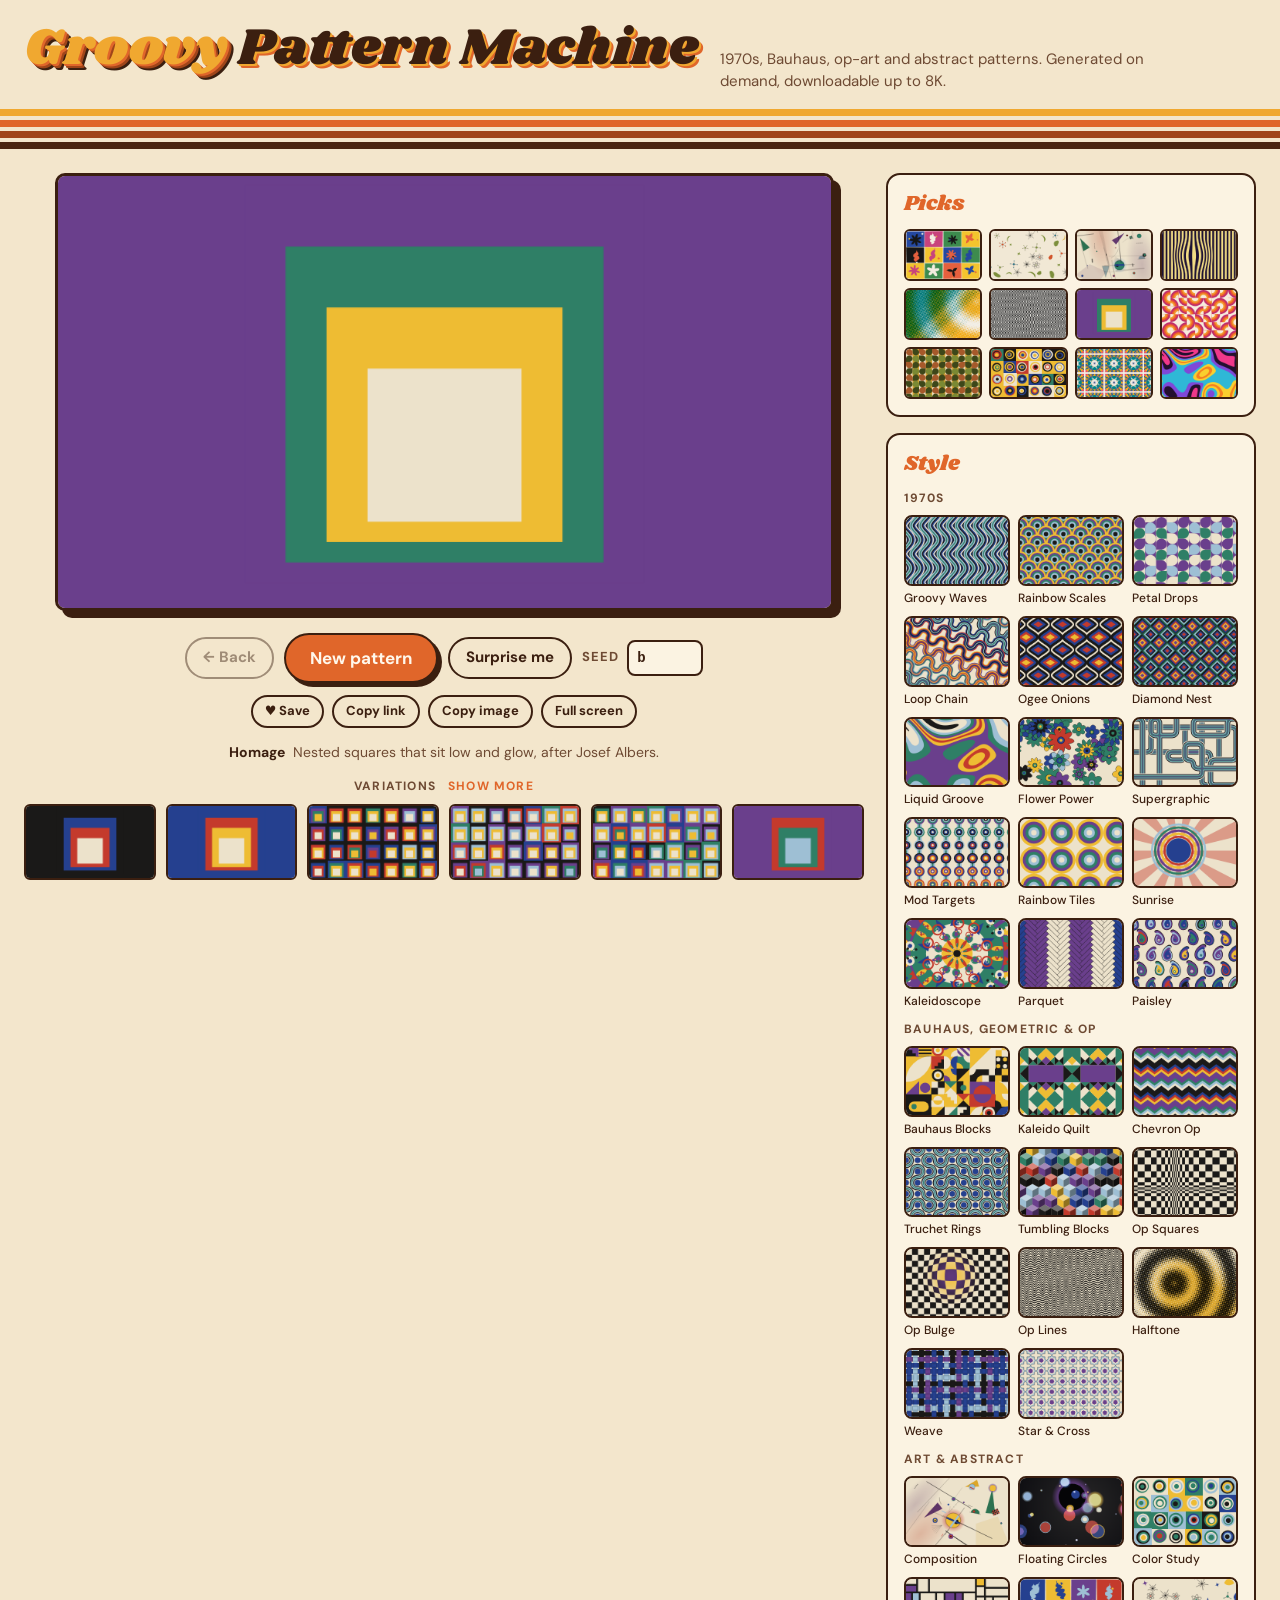
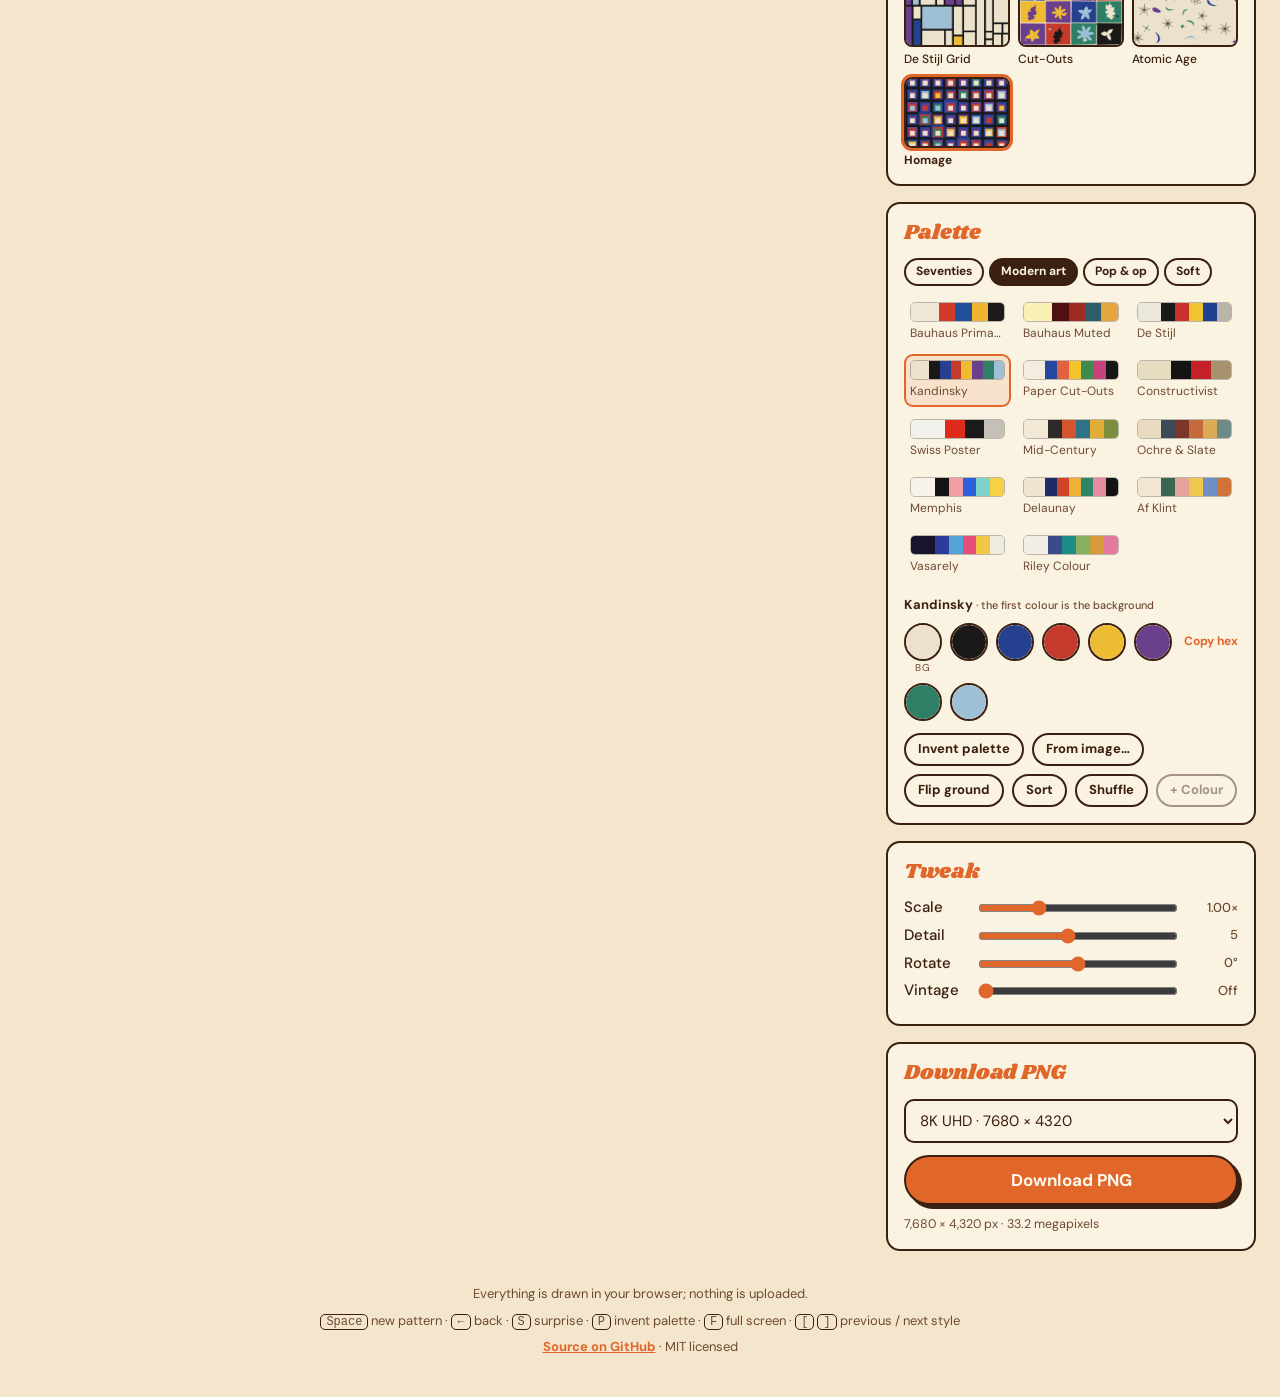
<file: site/index.html>
<!doctype html>
<html lang="en">
<head>
  <meta charset="utf-8">
  <meta name="viewport" content="width=device-width, initial-scale=1">
  <title>Groovy Pattern Machine</title>
  <meta name="description" content="Generate 1970s, Bauhaus, op-art and Kandinsky-style abstract patterns on demand and download them as PNGs up to 8K. Free, in your browser.">
  <meta name="theme-color" content="#3b1f10">
  <meta property="og:title" content="Groovy Pattern Machine">
  <meta property="og:description" content="1970s, Bauhaus, op-art and abstract patterns, generated on demand. Download PNGs up to 8K.">
  <meta property="og:type" content="website">
  <meta property="og:image" content="https://mcchord.net/patterns/og.png">
  <meta name="twitter:card" content="summary_large_image">
  <link rel="icon" href="favicon.svg" type="image/svg+xml">
  <link rel="preconnect" href="https://fonts.googleapis.com">
  <link rel="preconnect" href="https://fonts.gstatic.com" crossorigin>
  <link rel="stylesheet" href="https://fonts.googleapis.com/css2?family=DM+Sans:opsz,wght@9..40,400;9..40,500;9..40,700&family=Shrikhand&display=swap">
  <link rel="modulepreload" href="js/core.js?v=47">
  <link rel="modulepreload" href="js/patterns.js?v=47">
  <link rel="stylesheet" href="css/style.css?v=47">
</head>
<body>
  <header class="masthead">
    <div class="brand">
      <h1>Groovy <span>Pattern Machine</span></h1>
      <p class="tag">1970s, Bauhaus, op-art and abstract patterns. Generated on demand, downloadable up to 8K.</p>
    </div>
    <div class="racing" aria-hidden="true"><i></i><i></i><i></i><i></i></div>
  </header>

  <main class="app">
    <section class="stage" id="stage" aria-label="Preview">
      <div class="frame" id="frame">
        <canvas id="preview" role="img" aria-label="Generated pattern preview"></canvas>
      </div>
      <div class="bar">
        <button id="back" class="btn ghost" title="Previous pattern (←)" disabled>&larr; Back</button>
        <button id="generate" class="btn big" title="New pattern (Space)">New pattern</button>
        <button id="surprise" class="btn ghost" title="Random style and palette (S)">Surprise me</button>
        <label class="seed" title="Same seed + settings = same pattern">Seed <input id="seed" spellcheck="false" autocomplete="off" maxlength="24"></label>
      </div>
      <div class="bar tools">
        <button id="save" class="btn small" title="Keep this pattern on your shelf, in this browser">&hearts; Save</button>
        <button id="share" class="btn small" title="Copy a link to this exact pattern">Copy link</button>
        <button id="copyImage" class="btn small" title="Copy a 2048 px image to paste into another app">Copy image</button>
        <button id="fullscreen" class="btn small" title="See it full screen, at your screen's shape. Space for another, Esc to close.">Full screen</button>
      </div>
      <p class="about"><strong id="aboutName"></strong> <span id="aboutText"></span></p>
      <div class="var-head"><span>Variations</span><button id="moreVars" class="link" title="Show six more seeds">Show more</button></div>
      <div class="variations" id="variations"></div>
    </section>

    <aside class="panel">
      <section class="card">
        <h2>Picks</h2>
        <div id="picks" class="picks" aria-label="Hand-picked styles and palettes"></div>
      </section>

      <section class="card">
        <h2>Style</h2>
        <div id="styles"></div>
      </section>

      <section class="card">
        <h2>Palette</h2>
        <div id="paletteTabs" class="tabs" role="tablist" aria-label="Palette groups"></div>
        <div id="palettes" class="palettes"></div>
        <p class="pal-name"><span id="paletteName"></span> <small>&middot; the first colour is the background</small></p>
        <div class="chips-row">
          <div id="chips" class="chips" aria-label="Edit colours"></div>
          <button id="copyHex" class="link" title="Copy these colours as hex codes">Copy hex</button>
        </div>
        <p class="tip" id="colourTip" hidden></p>
        <div class="row">
          <button id="invent" class="btn small" title="Make up a new harmonious palette (P)">Invent palette</button>
          <button id="fromImage" class="btn small" title="Take a palette from a photo, or drop one on the page. It stays in your browser.">From image&hellip;</button>
          <input type="file" id="imageFile" accept="image/*" hidden>
          <button id="flip" class="btn small" title="Swap the background with its strongest contrast: day to night and back">Flip ground</button>
          <button id="sortInks" class="btn small" title="Order the colours by lightness for smooth bands; press again to reverse">Sort</button>
          <button id="shuffle" class="btn small" title="Shuffle colour order (the first colour is the background)">Shuffle</button>
          <button id="addColor" class="btn small">+ Colour</button>
        </div>
      </section>

      <section class="card">
        <h2>Tweak</h2>
        <label class="slider"><span>Scale</span><input type="range" id="scale" min="0.4" max="2.5" step="0.05"><output for="scale"></output></label>
        <label class="slider"><span>Detail</span><input type="range" id="detail" min="1" max="10" step="1"><output for="detail"></output></label>
        <label class="slider"><span>Rotate</span><input type="range" id="rotation" min="-90" max="90" step="1"><output for="rotation"></output></label>
        <label class="slider" title="Fade the colours like an old print: softer inks, warmer paper"><span>Vintage</span><input type="range" id="age" min="0" max="100" step="5"><output for="age"></output></label>
      </section>

      <section class="card" id="savedCard" hidden>
        <h2>Your shelf</h2>
        <div id="saved" class="saved"></div>
      </section>

      <section class="card">
        <h2>Download PNG</h2>
        <select id="size" aria-label="Output size"></select>
        <div class="custom" id="custom" hidden>
          <input type="number" id="cw" min="16" max="8192" step="1" aria-label="Width in pixels">
          <span>&times;</span>
          <input type="number" id="ch" min="16" max="8192" step="1" aria-label="Height in pixels">
          <span>px</span>
        </div>
        <button id="download" class="btn big wide">Download PNG</button>
        <div class="progress" id="progress" hidden><div></div></div>
        <p class="hint" id="hint"></p>
      </section>
    </aside>
  </main>

  <footer class="foot">
    <p>Everything is drawn in your browser; nothing is uploaded.</p>
    <p class="keys"><kbd>Space</kbd> new pattern &middot; <kbd>&larr;</kbd> back &middot; <kbd>S</kbd> surprise &middot; <kbd>P</kbd> invent palette &middot; <kbd>F</kbd> full screen &middot; <kbd>[</kbd> <kbd>]</kbd> previous / next style</p>
    <p><a href="https://github.com/amcchord/70s-patterns">Source on GitHub</a> &middot; MIT licensed</p>
  </footer>

  <button class="mini" id="mini" hidden title="Back to the preview" aria-label="Back to the preview"><canvas></canvas></button>

  <div class="fs" id="fs" hidden>
    <canvas id="fsCanvas" role="img" aria-label="Pattern, full screen"></canvas>
    <button id="fsClose" class="fs-close" title="Close (Esc)" aria-label="Close full screen">&times;</button>
    <p class="fs-hint"><kbd>Space</kbd> another &middot; <kbd>S</kbd> surprise &middot; <kbd>Esc</kbd> close</p>
  </div>

  <div class="toast" id="toast" role="status" aria-live="polite"></div>
  <script type="module" src="js/app.js?v=47"></script>
</body>
</html>
</file>
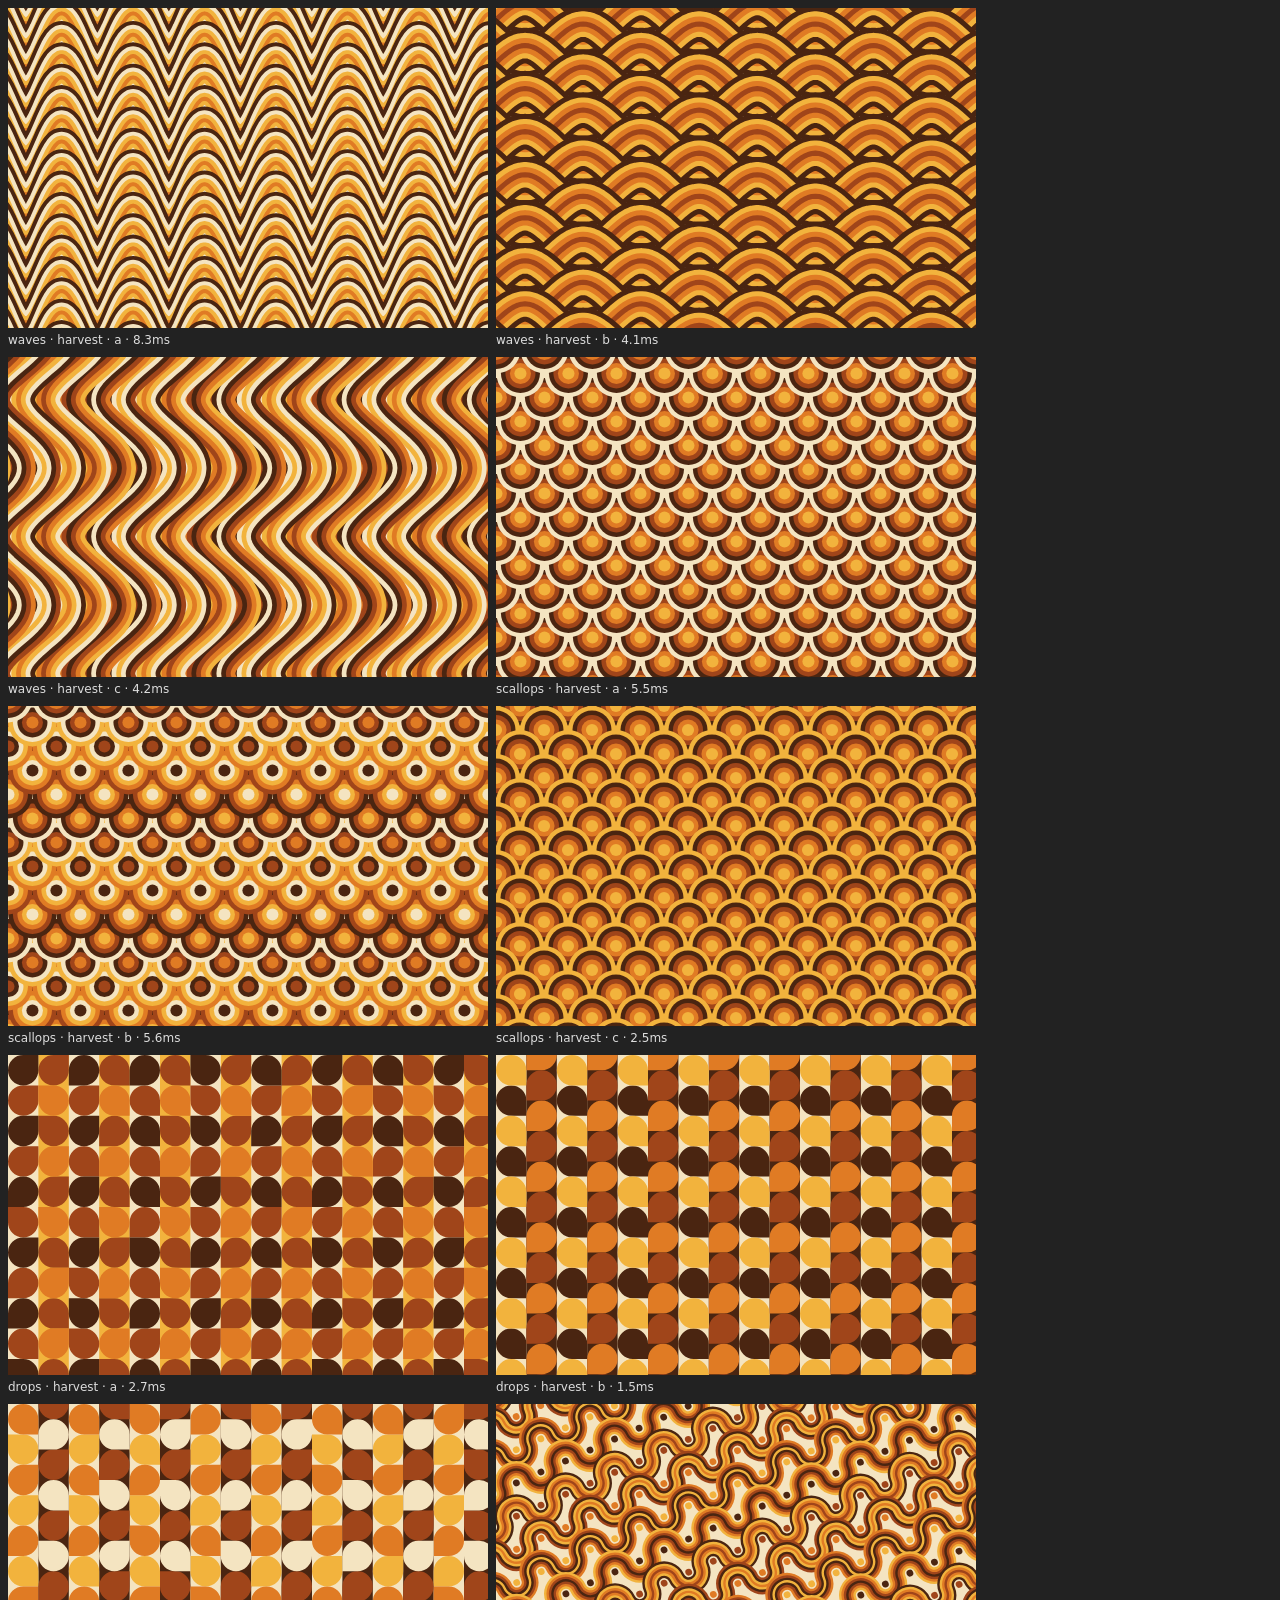
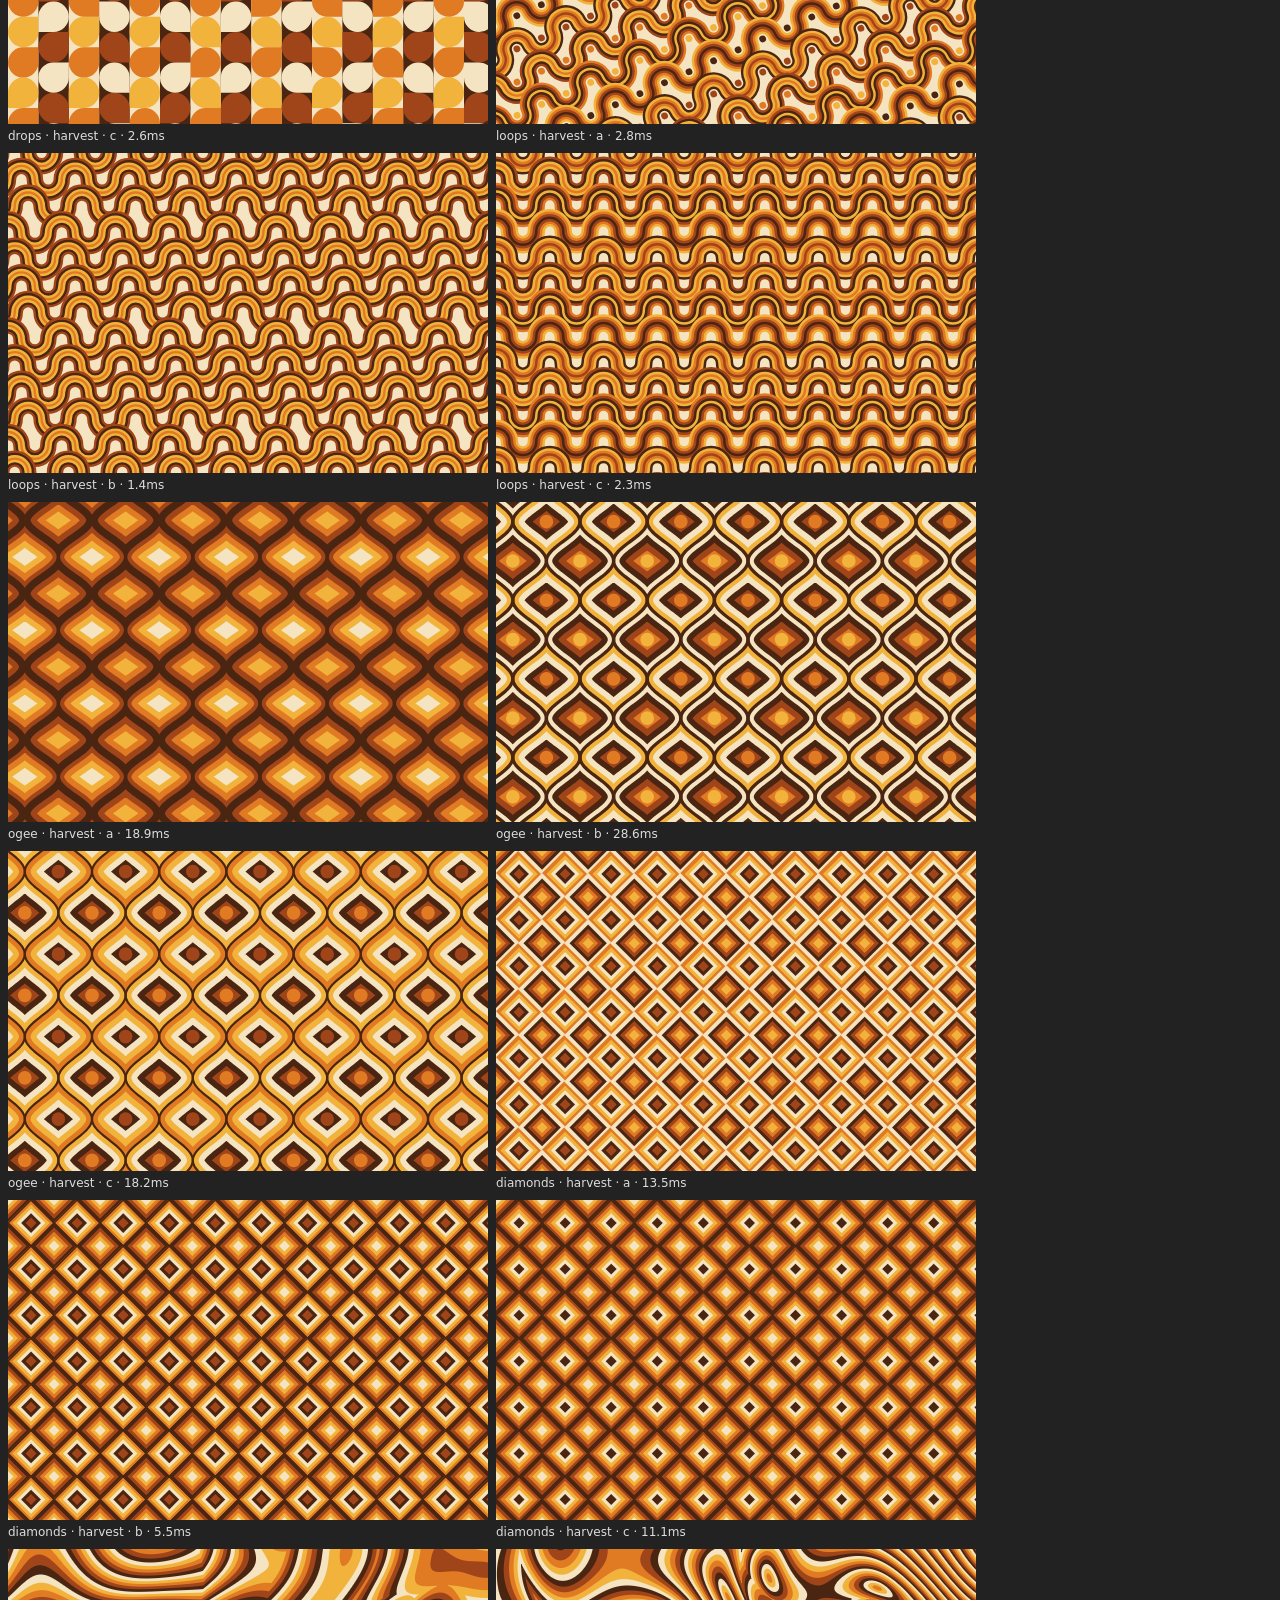
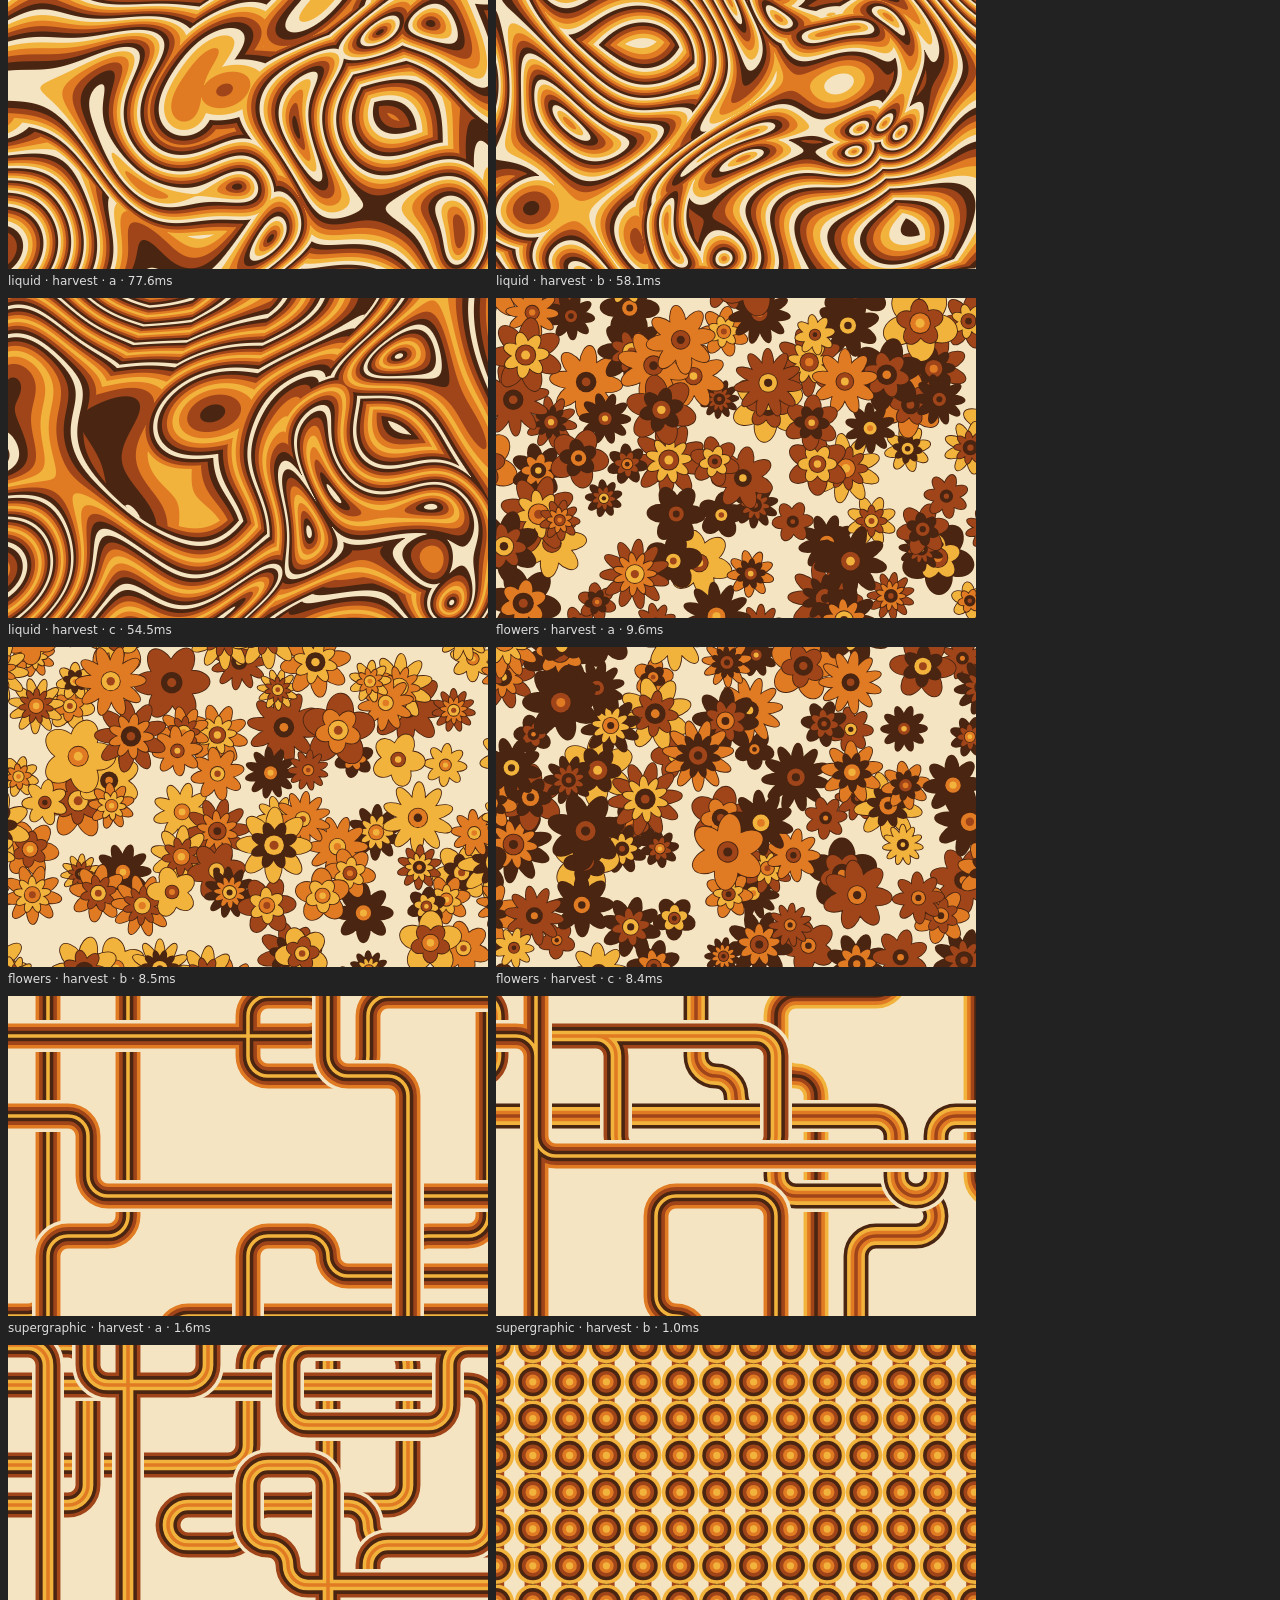
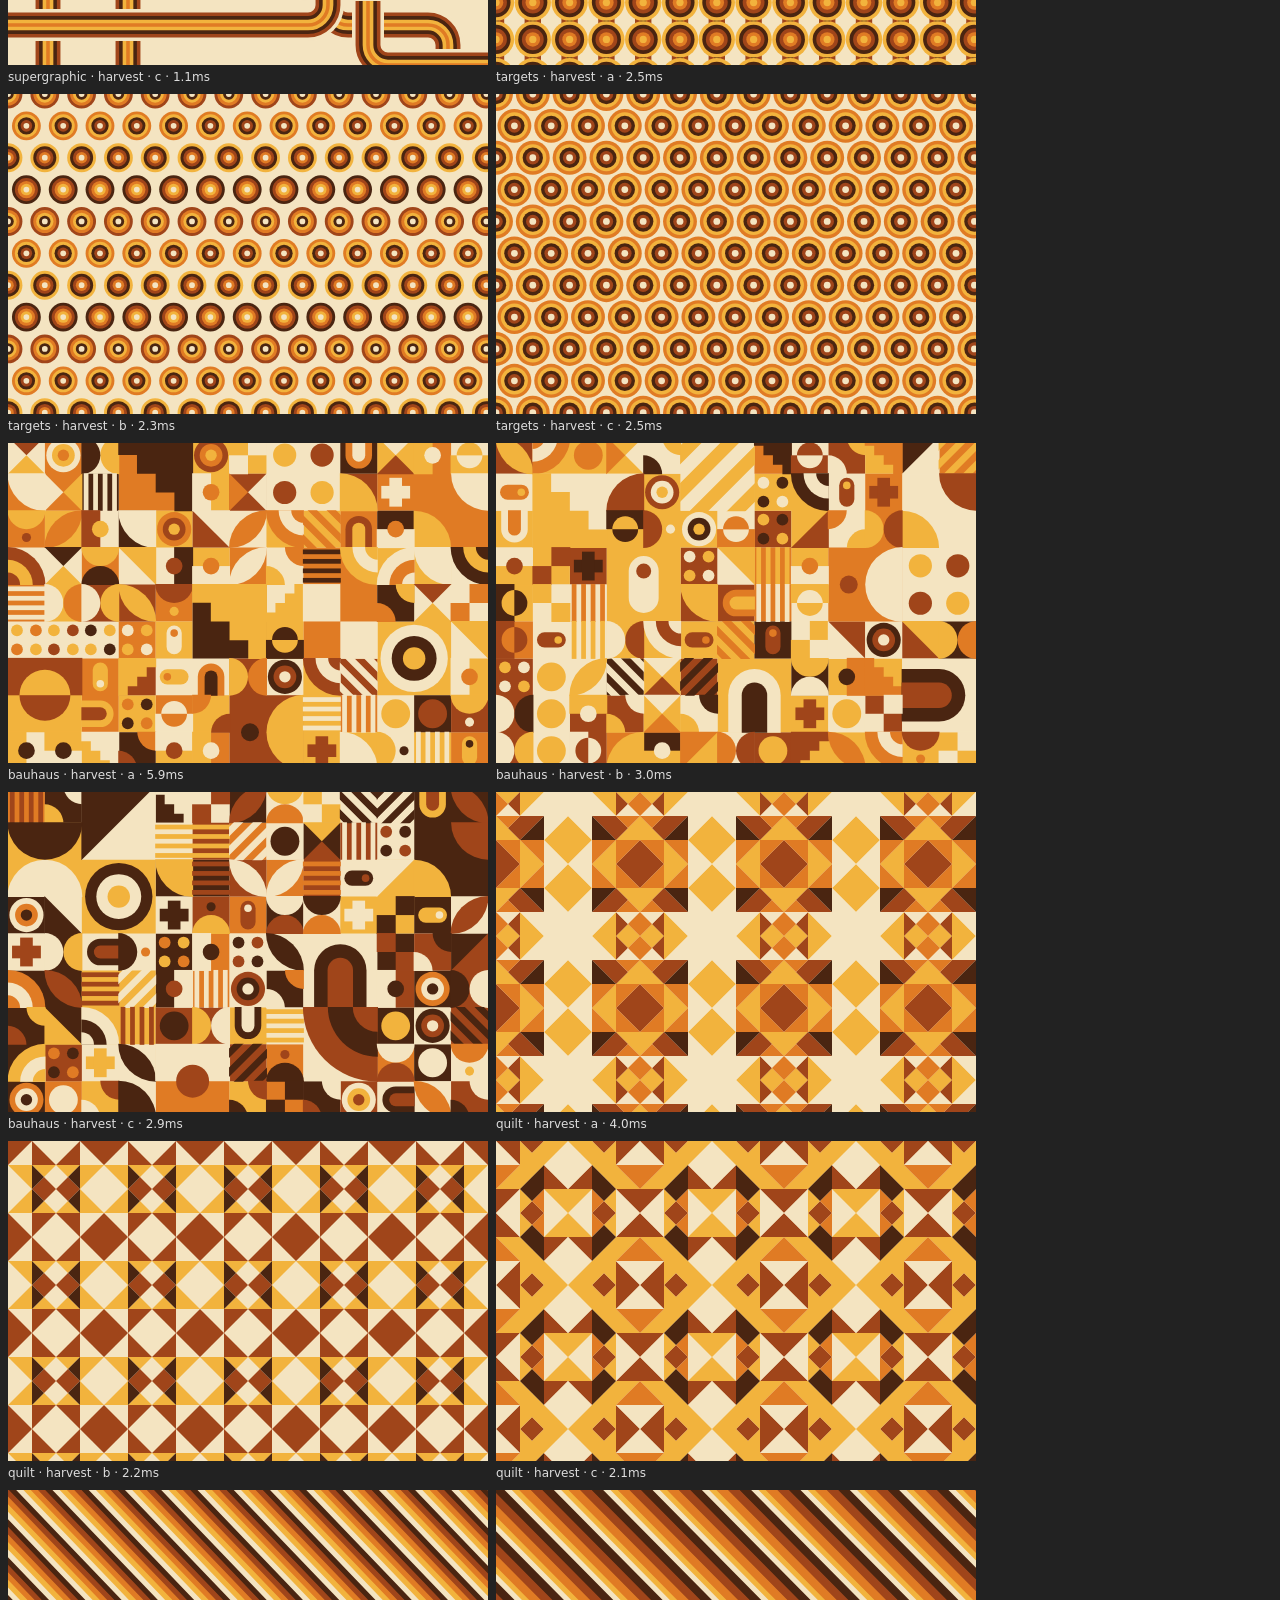
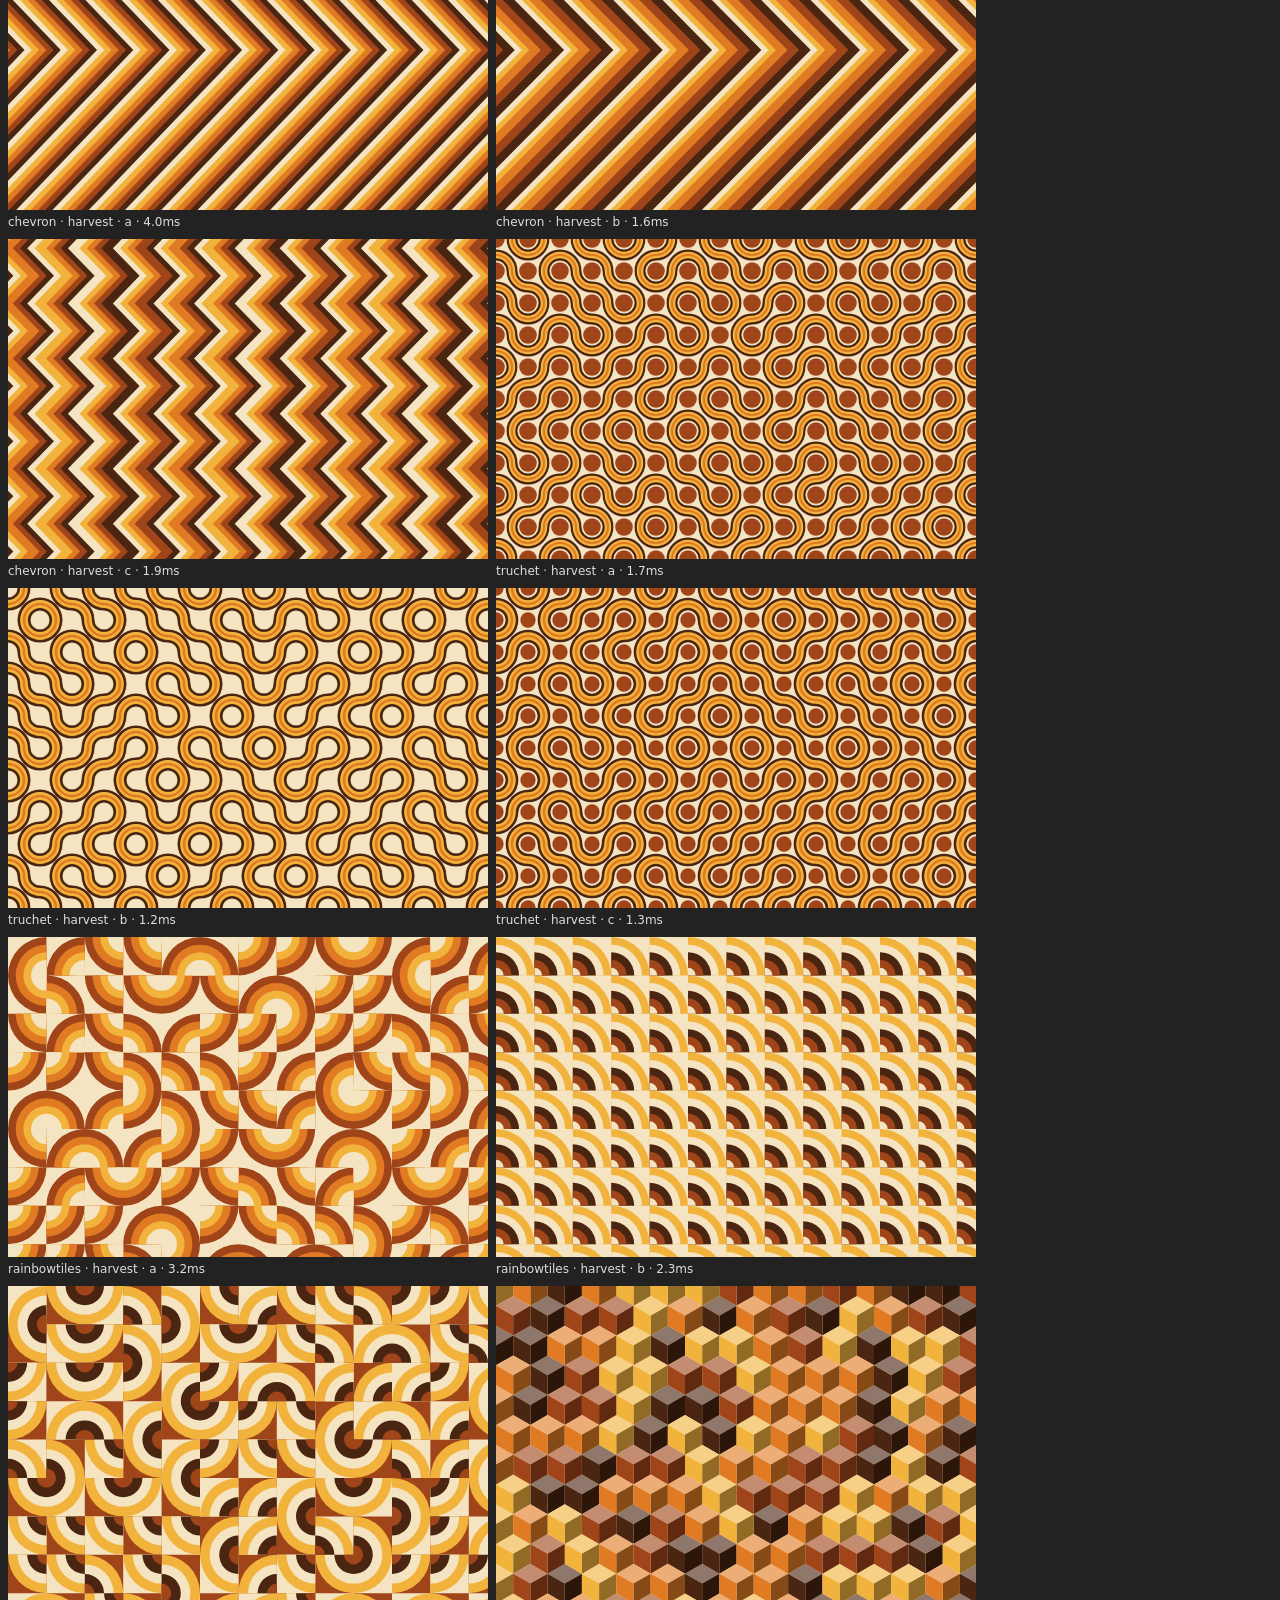
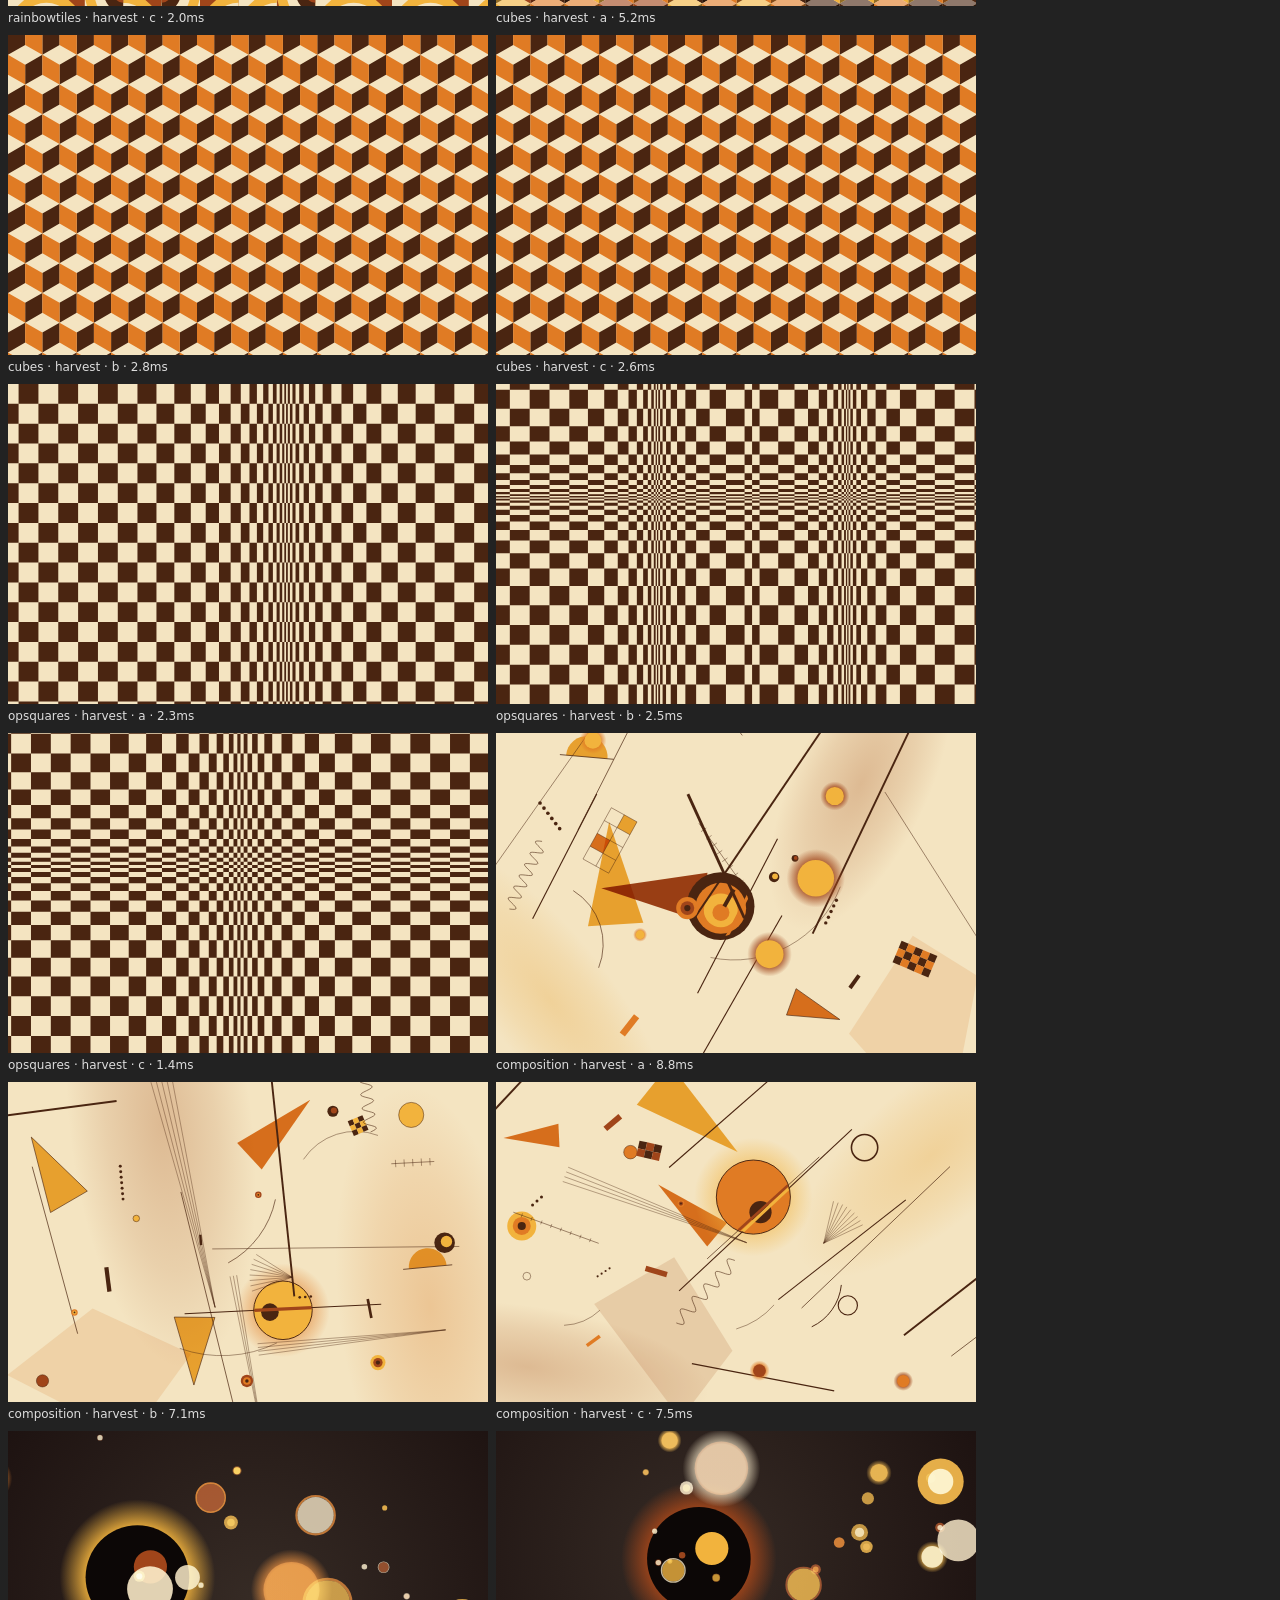
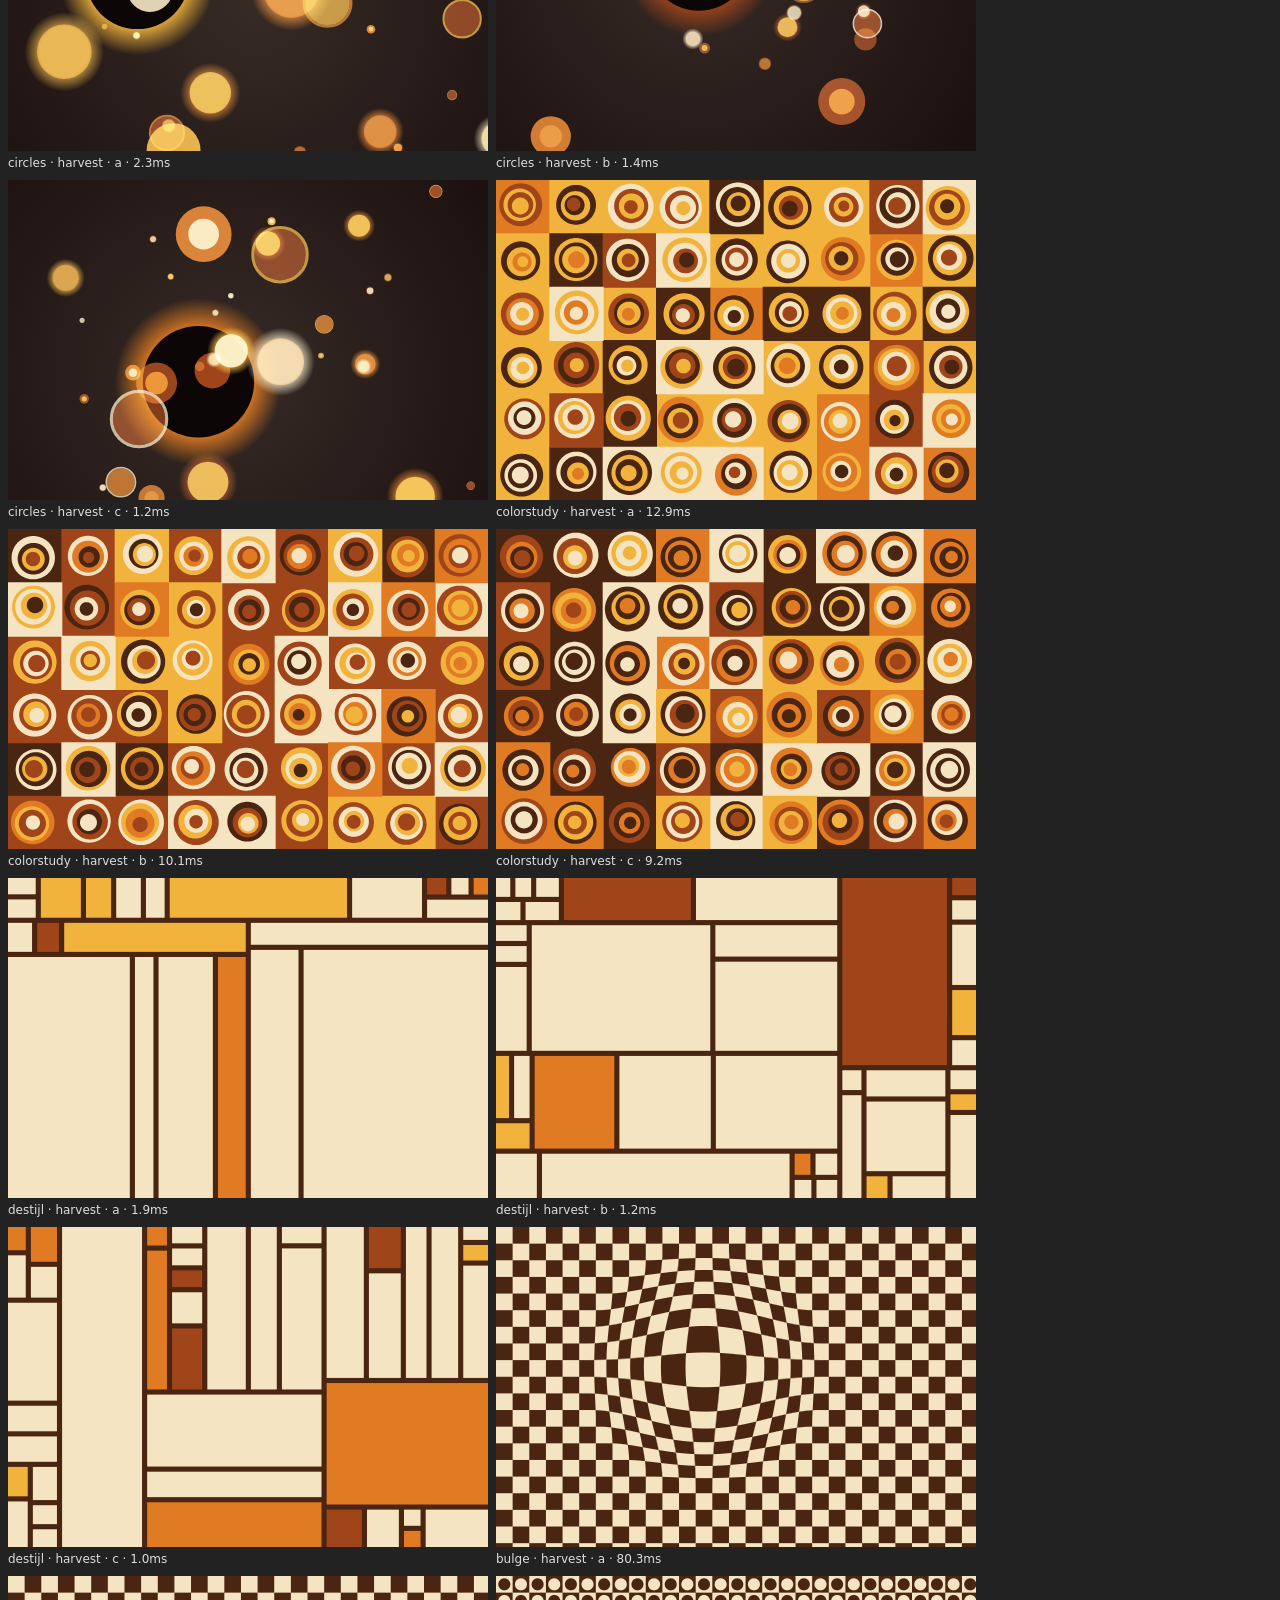
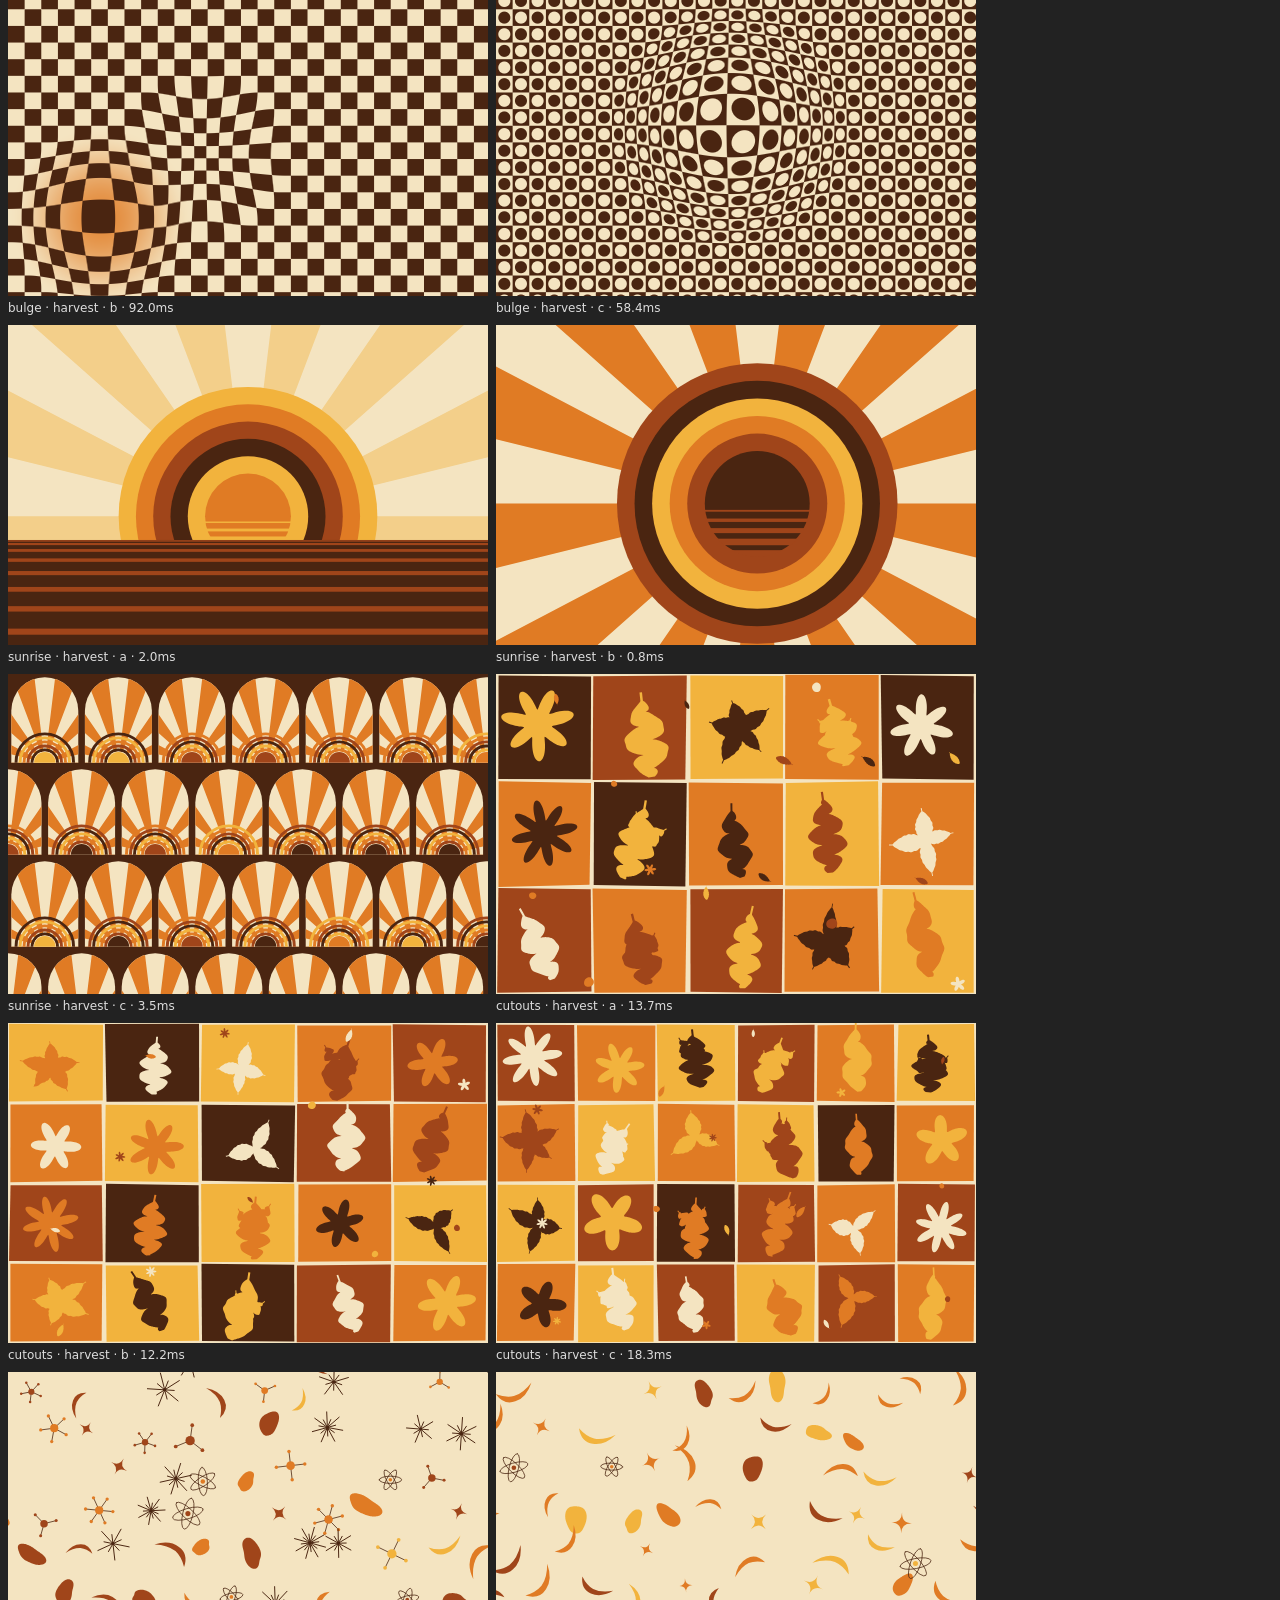
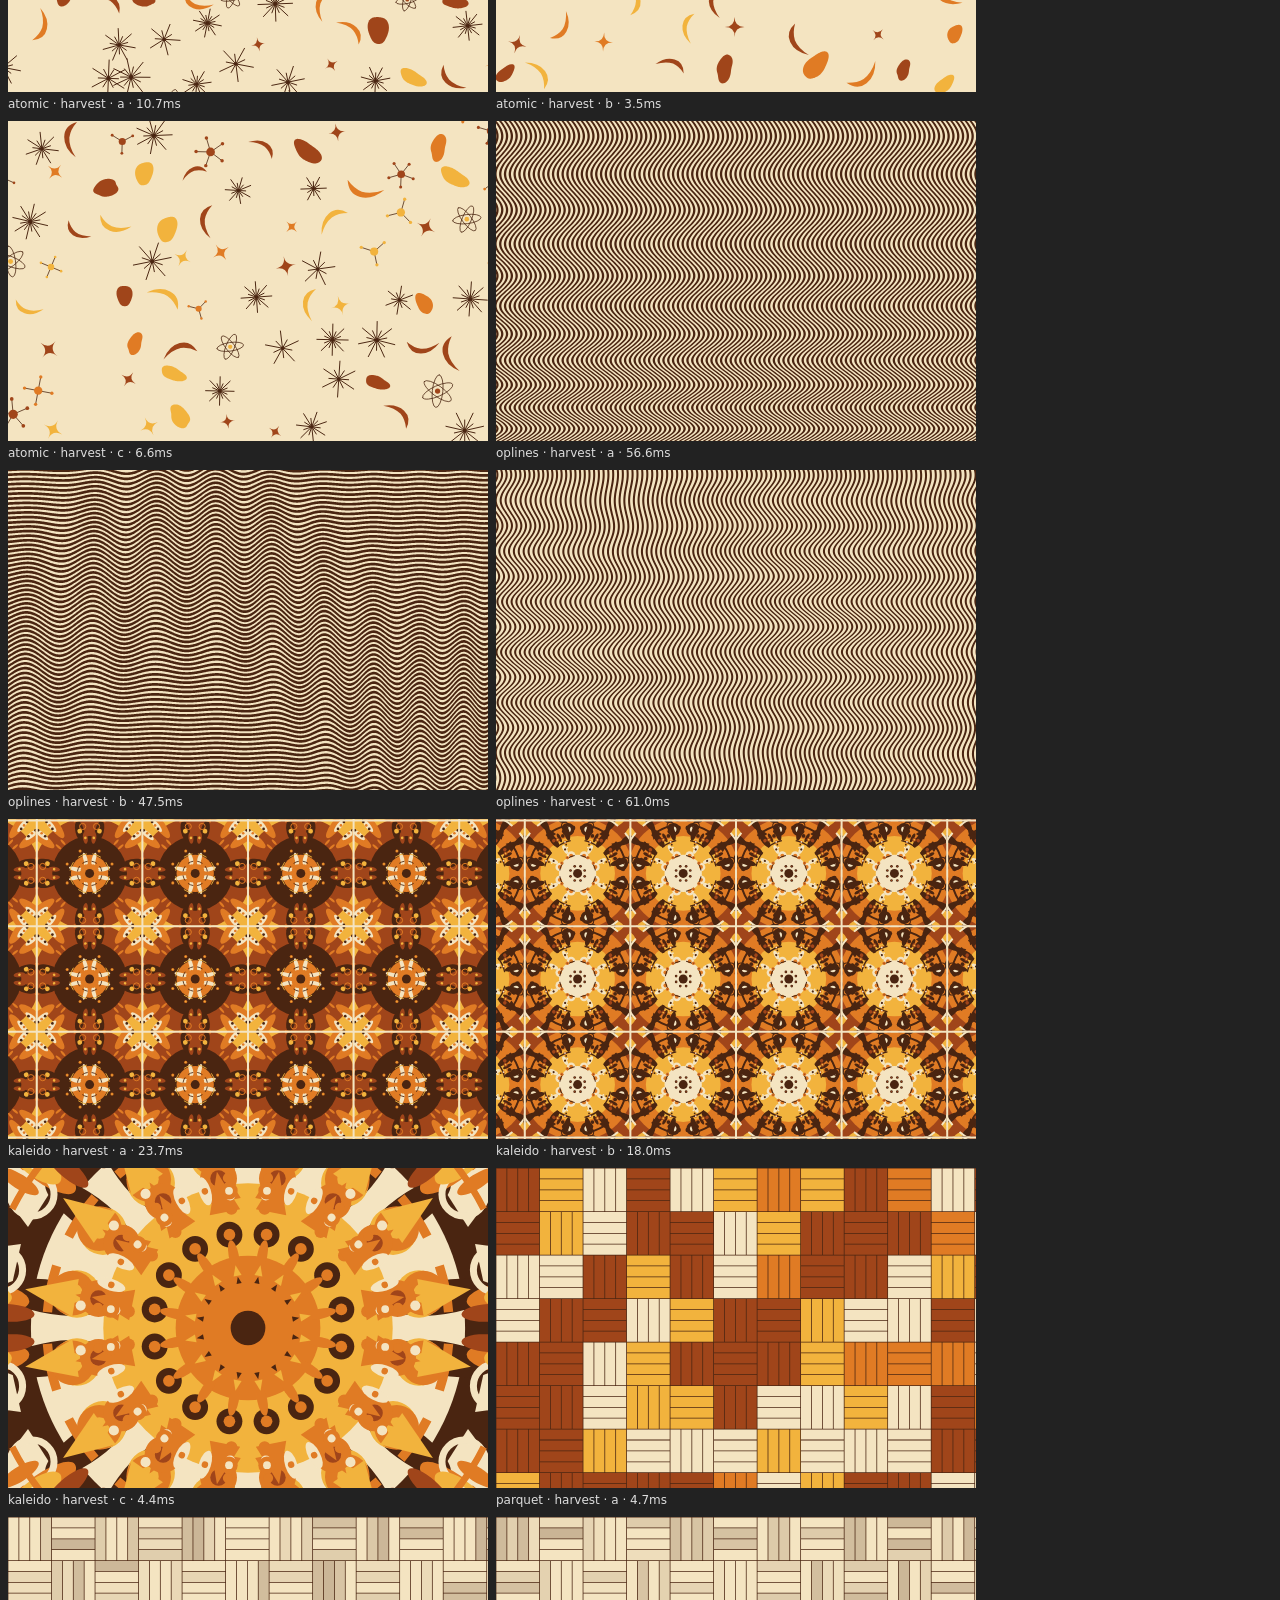
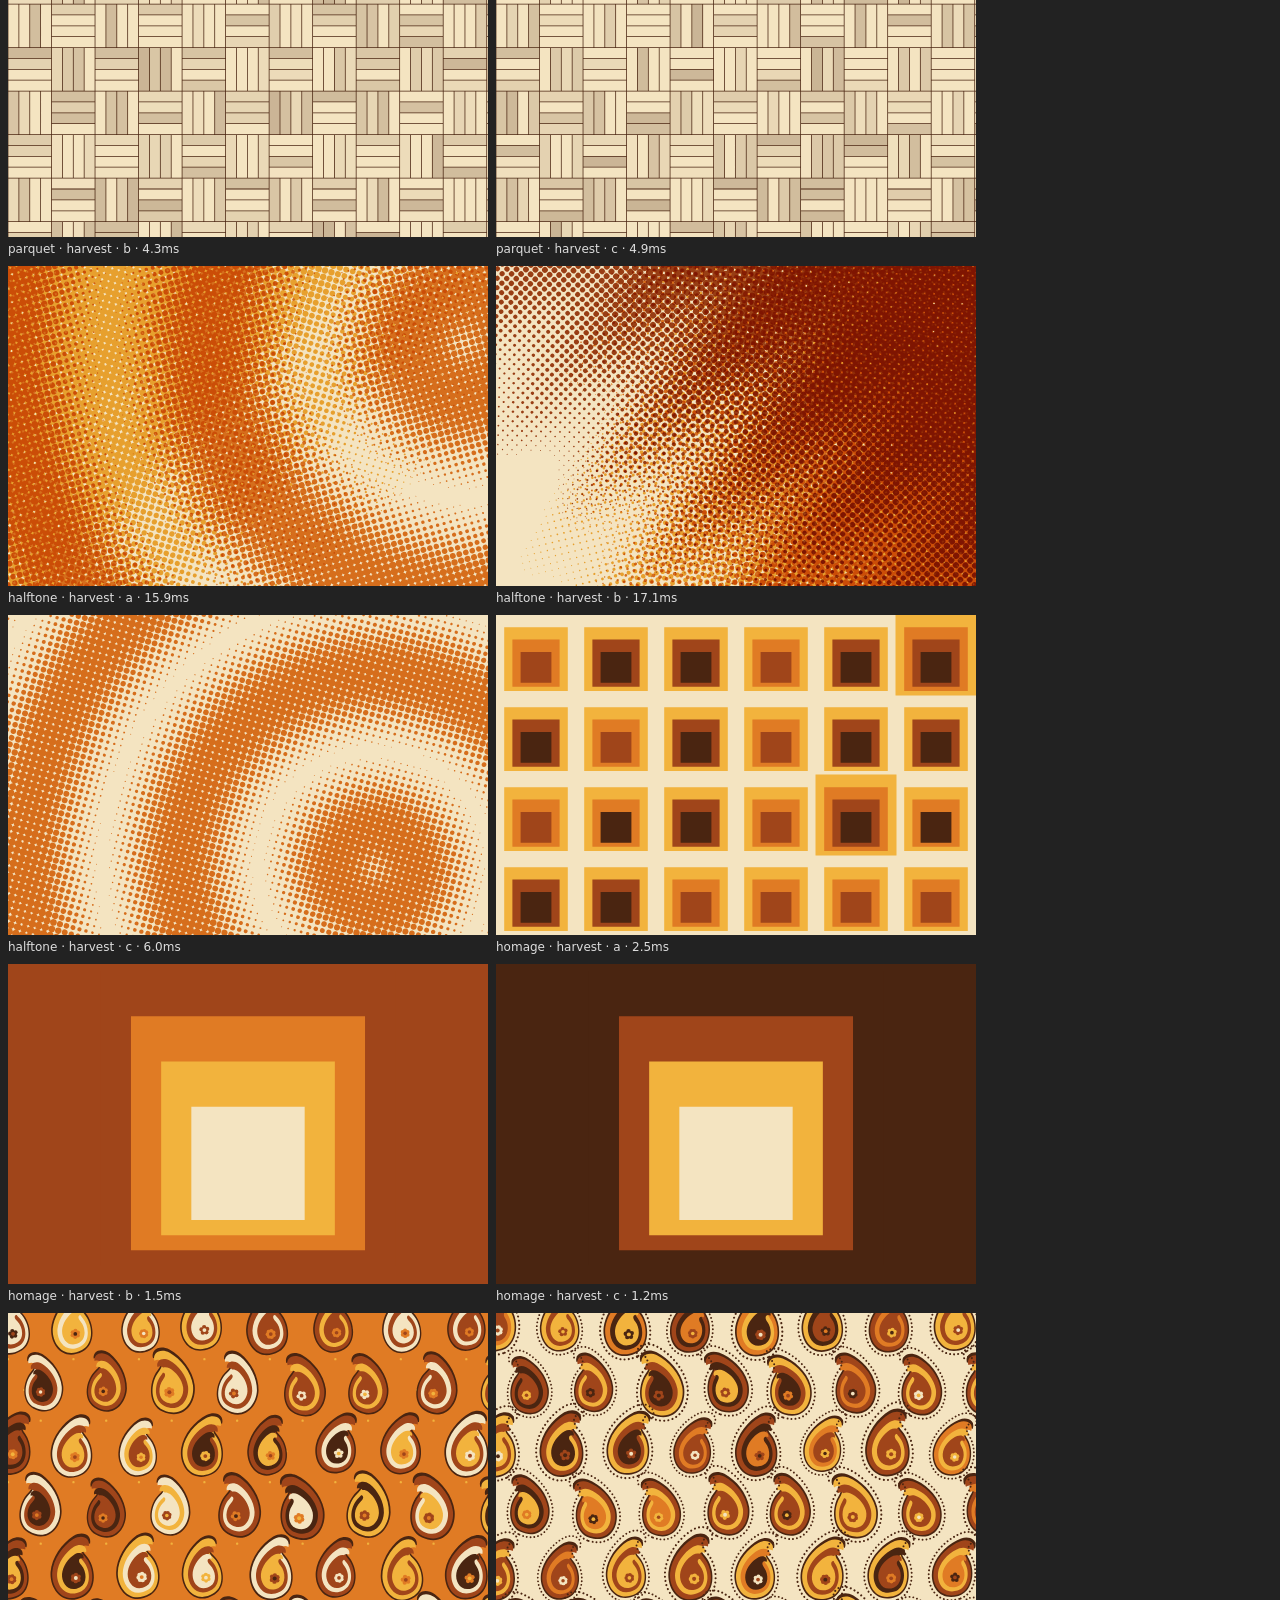
<file: site/sheet.html>
<!doctype html>
<html lang="en">
<head>
  <meta charset="utf-8">
  <title>Contact sheet</title>
  <!-- Dev tool: renders many style/seed combinations at once for visual QA.
       sheet.html?styles=waves,ogee&seeds=a,b,c&palette=harvest&w=480&h=320&scale=1&detail=5&rot=0 -->
  <style>
    body { margin: 0; background: #222; color: #ddd; font: 12px system-ui, sans-serif; }
    #grid { display: flex; flex-wrap: wrap; gap: 8px; padding: 8px; }
    figure { margin: 0; }
    figcaption { padding: 2px 0; }
  </style>
</head>
<body>
  <div id="grid"></div>
  <script type="module">
    import { PATTERNS, PALETTES_BY_ID, renderPattern } from './js/core.js?v=47';
    const q = new URLSearchParams(location.search);
    const styles = (q.get('styles') || PATTERNS.map((p) => p.id).join()).split(',');
    const seeds = (q.get('seeds') || 'a,b,c').split(',');
    const palettes = (q.get('palette') || 'harvest').split(',');
    const w = +q.get('w') || 480;
    const h = +q.get('h') || 320;
    const grid = document.getElementById('grid');
    for (const style of styles) for (const palette of palettes) for (const seed of seeds) {
      const fig = document.createElement('figure');
      const c = document.createElement('canvas');
      c.width = w;
      c.height = h;
      const t0 = performance.now();
      renderPattern(c.getContext('2d'), {
        style, seed, colors: PALETTES_BY_ID[palette].colors,
        scale: +q.get('scale') || 1, detail: +q.get('detail') || 5, rotation: +q.get('rot') || 0,
      }, w, h);
      const cap = document.createElement('figcaption');
      cap.textContent = `${style} · ${palette} · ${seed} · ${(performance.now() - t0).toFixed(1)}ms`;
      fig.append(c, cap);
      grid.append(fig);
    }
    document.body.dataset.done = '1';
  </script>
</body>
</html>
</file>
<file: site/css/style.css>
:root {
  --paper: #f3e6cc;
  --card: #fbf3e2;
  --ink: #3b1f10;
  --ink-soft: #6e4a33;
  --rust: #a0451a;
  --orange: #e0662a;
  --gold: #f0a830;
  --line: #3b1f10;
  --shadow: #3b1f10;
  --frame-bg: #e8d6b4;
  color-scheme: light;
}

@media (prefers-color-scheme: dark) {
  :root {
    --paper: #1f130c;
    --card: #2b1b12;
    --ink: #f4e4c1;
    --ink-soft: #cdb08c;
    --line: #6e4a33;
    --shadow: #0f0905;
    --frame-bg: #150d08;
    color-scheme: dark;
  }
}

* { box-sizing: border-box; }

html, body { margin: 0; }

body {
  background: var(--paper);
  color: var(--ink);
  font: 15px/1.45 'DM Sans', system-ui, -apple-system, 'Segoe UI', sans-serif;
  -webkit-font-smoothing: antialiased;
}

button, input, select { font: inherit; color: inherit; }

/* ------------------------------------------------------------ masthead */

.masthead { padding: 22px 24px 0; }

.brand { display: flex; flex-wrap: wrap; align-items: baseline; gap: 6px 22px; }

h1 {
  margin: 0;
  font-family: 'Shrikhand', 'Cooper Black', Georgia, serif;
  font-weight: 400;
  font-size: clamp(30px, 4.6vw, 52px);
  line-height: 1.05;
  color: var(--gold);
  text-shadow: 2px 2px 0 var(--orange), 4px 4px 0 var(--rust), 6px 6px 0 var(--shadow);
  letter-spacing: 0.5px;
}
h1 span { color: var(--ink); text-shadow: 2px 2px 0 var(--gold), 4px 4px 0 var(--orange); }

.tag { margin: 0; color: var(--ink-soft); font-size: 15px; max-width: 46ch; }

.racing { display: grid; gap: 4px; margin: 16px -24px 0; }
.racing i { display: block; height: 7px; }
.racing i:nth-child(1) { background: var(--gold); }
.racing i:nth-child(2) { background: var(--orange); }
.racing i:nth-child(3) { background: var(--rust); }
.racing i:nth-child(4) { background: #4a2511; }

/* ------------------------------------------------------------ layout */

.app {
  display: grid;
  grid-template-columns: minmax(0, 1fr);
  gap: 22px;
  padding: 22px 16px;
  max-width: 1680px;
  margin: 0 auto;
}

@media (min-width: 960px) {
  .app { grid-template-columns: minmax(0, 1fr) 370px; padding: 24px; align-items: start; }
  .stage { position: sticky; top: 16px; }
}

.frame {
  display: flex;
  justify-content: center;
  align-items: center;
  min-height: 200px;
}

#preview {
  display: block;
  max-width: 100%;
  border-radius: 10px;
  border: 3px solid var(--line);
  box-shadow: 7px 7px 0 var(--shadow);
  background: var(--frame-bg);
}

.bar {
  display: flex;
  flex-wrap: wrap;
  align-items: center;
  justify-content: center;
  gap: 10px;
  margin-top: 22px;
}

.about { margin: 14px auto 0; max-width: 62ch; text-align: center; color: var(--ink-soft); font-size: 14px; }
.about strong { color: var(--ink); margin-right: 4px; }

.var-head {
  display: flex;
  justify-content: center;
  align-items: baseline;
  gap: 12px;
  margin: 16px 0 8px;
  font-size: 12px;
  font-weight: 700;
  text-transform: uppercase;
  letter-spacing: 0.1em;
  color: var(--ink-soft);
}
.link { border: 0; background: none; padding: 0; color: var(--orange); font: inherit; letter-spacing: inherit; text-transform: inherit; cursor: pointer; }
.link:hover { text-decoration: underline; }
.link:focus-visible { outline: 3px solid var(--orange); outline-offset: 2px; }
.variations { display: grid; grid-template-columns: repeat(6, minmax(0, 1fr)); gap: 10px; max-width: 1080px; margin: 0 auto; }
@media (max-width: 640px) { .variations { grid-template-columns: repeat(3, minmax(0, 1fr)); } }
.variation { display: grid; place-items: center; padding: 0; border: 0; background: none; cursor: pointer; }
.variation canvas { display: block; max-width: 100%; max-height: 84px; width: auto; height: auto; border-radius: 6px; border: 2px solid var(--line); transition: transform 0.12s ease, box-shadow 0.12s ease; }
.variation:hover canvas { transform: translate(-2px, -2px); box-shadow: 3px 3px 0 var(--shadow); }
.variation:focus-visible { outline: 3px solid var(--orange); outline-offset: 2px; border-radius: 6px; }

.bar.tools { margin-top: 12px; gap: 8px; }
.bar.tools .btn { background: transparent; }

/* ------------------------------------------------------------ buttons */

.btn {
  border: 2px solid var(--line);
  background: var(--card);
  border-radius: 999px;
  padding: 8px 16px;
  font-weight: 700;
  cursor: pointer;
  transition: transform 0.08s ease, box-shadow 0.08s ease, background 0.15s;
}
.btn:hover:not(:disabled) { background: var(--gold); color: #3b1f10; }
.btn:disabled { opacity: 0.45; cursor: default; }
.btn:focus-visible, .style:focus-visible, .palette:focus-visible, select:focus-visible, input:focus-visible {
  outline: 3px solid var(--orange);
  outline-offset: 2px;
}

.btn.big {
  background: var(--orange);
  color: #fff8ec;
  font-size: 17px;
  padding: 11px 24px;
  box-shadow: 4px 4px 0 var(--shadow);
}
.btn.big:hover:not(:disabled) { background: var(--rust); color: #fff8ec; }
.btn.big:active:not(:disabled) { transform: translate(3px, 3px); box-shadow: 1px 1px 0 var(--shadow); }
.btn.ghost { background: transparent; }
.btn.small { padding: 5px 12px; font-size: 13px; }
.btn.wide { width: 100%; margin-top: 12px; }

.seed {
  display: inline-flex;
  align-items: center;
  gap: 8px;
  font-weight: 700;
  font-size: 13px;
  text-transform: uppercase;
  letter-spacing: 0.08em;
  color: var(--ink-soft);
}
.seed input {
  width: 9ch;
  border: 2px solid var(--line);
  border-radius: 8px;
  background: var(--card);
  padding: 6px 8px;
  font-family: ui-monospace, 'SF Mono', Menlo, monospace;
  font-size: 14px;
  text-transform: none;
  letter-spacing: 0;
  color: var(--ink);
}

/* ------------------------------------------------------------ panel */

.panel { display: grid; gap: 16px; min-width: 0; }

.card {
  background: var(--card);
  border: 2px solid var(--line);
  border-radius: 14px;
  padding: 14px 16px 16px;
}

h2 {
  margin: 0 0 10px;
  font-family: 'Shrikhand', Georgia, serif;
  font-weight: 400;
  font-size: 21px;
  color: var(--orange);
}

h3 {
  margin: 12px 0 8px;
  font-size: 12px;
  text-transform: uppercase;
  letter-spacing: 0.1em;
  color: var(--ink-soft);
}
h3:first-child { margin-top: 0; }

.styles { display: grid; grid-template-columns: repeat(3, minmax(0, 1fr)); gap: 10px 8px; }
@media (min-width: 560px) and (max-width: 959px) { .styles { grid-template-columns: repeat(5, minmax(0, 1fr)); } }

.style {
  display: grid;
  gap: 5px;
  padding: 0;
  border: 0;
  background: none;
  cursor: pointer;
  text-align: left;
  font-size: 12px;
  line-height: 1.25;
  font-weight: 500;
}
.style canvas {
  width: 100%;
  aspect-ratio: 3 / 2;
  height: auto;
  border-radius: 8px;
  border: 2px solid var(--line);
  transition: transform 0.12s ease, box-shadow 0.12s ease;
}
.style:hover canvas { transform: translate(-2px, -2px); box-shadow: 3px 3px 0 var(--shadow); }
.style[aria-pressed='true'] canvas { box-shadow: 0 0 0 3px var(--orange); }
.style[aria-pressed='true'] span { font-weight: 700; }

.tabs { display: flex; gap: 5px; margin-bottom: 10px; overflow-x: auto; scrollbar-width: none; }
.tab {
  flex: 0 0 auto;
  border: 2px solid var(--line);
  border-radius: 999px;
  background: transparent;
  padding: 3px 10px;
  font-size: 12px;
  font-weight: 700;
  white-space: nowrap;
  cursor: pointer;
}
.tab:hover { background: color-mix(in srgb, var(--gold) 35%, transparent); }
.tab[aria-selected='true'] { background: var(--ink); color: var(--card); }
.tab:focus-visible { outline: 3px solid var(--orange); outline-offset: 2px; }

.palettes { display: grid; grid-template-columns: repeat(3, minmax(0, 1fr)); gap: 6px; }
.palette[hidden] { display: none; }

.palette {
  display: grid;
  gap: 3px;
  padding: 4px;
  border: 2px solid transparent;
  border-radius: 9px;
  background: none;
  cursor: pointer;
  text-align: left;
}
.palette:hover { border-color: var(--line); }
.palette[aria-pressed='true'] { border-color: var(--orange); background: color-mix(in srgb, var(--orange) 12%, transparent); }
.palette .strip { display: flex; height: 20px; border-radius: 5px; overflow: hidden; border: 1px solid rgb(0 0 0 / 0.25); }
.palette .strip i { flex: 1; }
.palette .strip i:first-child { flex: 1.7; } /* the ground gets more room, as it does in a pattern */
.palette .name { font-size: 12px; color: var(--ink-soft); white-space: nowrap; overflow: hidden; text-overflow: ellipsis; }

.pal-name { margin: 14px 0 0; font-weight: 700; font-size: 13px; }
.pal-name small { font-weight: 500; color: var(--ink-soft); }
.chips-row { display: flex; align-items: flex-start; justify-content: space-between; gap: 10px; margin-top: 8px; }
.chips-row .link { flex: 0 0 auto; margin-top: 10px; font-size: 12px; font-weight: 700; }
.chips { display: flex; flex-wrap: wrap; gap: 8px; }
.chip { position: relative; display: grid; justify-items: center; }
.chip input[type='color'] {
  width: 38px;
  height: 38px;
  padding: 0;
  border: 2px solid var(--line);
  border-radius: 50%;
  background: none;
  cursor: pointer;
  overflow: hidden;
}
.chip input[type='color']::-webkit-color-swatch-wrapper { padding: 0; }
.chip input[type='color']::-webkit-color-swatch { border: 0; border-radius: 50%; }
.chip input[type='color']::-moz-color-swatch { border: 0; border-radius: 50%; }
.chip small { font-size: 10px; color: var(--ink-soft); text-transform: uppercase; letter-spacing: 0.08em; }
.chip .remove {
  position: absolute;
  top: -6px;
  right: -6px;
  width: 18px;
  height: 18px;
  padding: 0;
  border-radius: 50%;
  border: 1.5px solid var(--line);
  background: var(--card);
  font-size: 12px;
  line-height: 1;
  cursor: pointer;
  opacity: 0;
  transition: opacity 0.15s;
}
.chip:hover .remove, .chip .remove:focus-visible { opacity: 1; }
@media (hover: none) { .chip .remove { opacity: 1; } }

.row { display: flex; flex-wrap: wrap; gap: 8px; margin-top: 12px; }
.tip { margin: 8px 0 0; font-size: 12.5px; color: var(--rust); }
.tip[hidden] { display: none; }

.slider { display: grid; grid-template-columns: 62px 1fr 52px; align-items: center; gap: 10px; margin: 6px 0; font-weight: 500; }
.slider output { text-align: right; font-variant-numeric: tabular-nums; color: var(--ink-soft); font-size: 13px; }
input[type='range'] { width: 100%; accent-color: var(--orange); }

select {
  width: 100%;
  border: 2px solid var(--line);
  border-radius: 10px;
  background: var(--card);
  padding: 9px 10px;
}

.custom { display: flex; align-items: center; gap: 8px; margin-top: 10px; }
.custom input { width: 100%; min-width: 0; border: 2px solid var(--line); border-radius: 8px; background: var(--card); padding: 7px 8px; }
.custom[hidden] { display: none; }

.progress { height: 10px; margin-top: 12px; border: 2px solid var(--line); border-radius: 999px; overflow: hidden; }
.progress div {
  height: 100%;
  width: 0;
  background: repeating-linear-gradient(90deg, var(--gold) 0 14px, var(--orange) 14px 28px, var(--rust) 28px 42px);
  transition: width 0.15s;
}
.progress[hidden] { display: none; }

.hint { margin: 10px 0 0; font-size: 12.5px; color: var(--ink-soft); }

.card[hidden] { display: none; }
.picks { display: grid; grid-template-columns: repeat(4, minmax(0, 1fr)); gap: 7px; }
@media (min-width: 560px) and (max-width: 959px) { .picks { grid-template-columns: repeat(6, minmax(0, 1fr)); } }
.pick { display: block; padding: 0; border: 0; background: none; cursor: pointer; }
.pick canvas { display: block; width: 100%; aspect-ratio: 3 / 2; height: auto; border-radius: 6px; border: 2px solid var(--line); transition: transform 0.12s ease, box-shadow 0.12s ease; }
.pick:hover canvas { transform: translate(-2px, -2px); box-shadow: 3px 3px 0 var(--shadow); }
.pick:focus-visible { outline: 3px solid var(--orange); outline-offset: 2px; border-radius: 6px; }
.saved { display: grid; grid-template-columns: repeat(4, minmax(0, 1fr)); gap: 8px; }
.saved-item { position: relative; }
.saved-open { display: block; width: 100%; padding: 0; border: 0; background: none; cursor: pointer; }
.saved-open canvas { display: block; width: 100%; aspect-ratio: 3 / 2; height: auto; border-radius: 6px; border: 2px solid var(--line); }
.saved-open:hover canvas { box-shadow: 2px 2px 0 var(--shadow); }
.saved-open:focus-visible { outline: 3px solid var(--orange); outline-offset: 2px; border-radius: 6px; }
.saved-item .remove {
  position: absolute;
  top: -6px;
  right: -6px;
  width: 18px;
  height: 18px;
  padding: 0;
  border-radius: 50%;
  border: 1.5px solid var(--line);
  background: var(--card);
  font-size: 12px;
  line-height: 1;
  cursor: pointer;
  opacity: 0;
  transition: opacity 0.15s;
}
.saved-item:hover .remove, .saved-item .remove:focus-visible { opacity: 1; }
@media (hover: none) { .saved-item .remove { opacity: 1; } }

/* ------------------------------------------------------------ mini preview (phones) */

.mini {
  position: fixed;
  right: 14px;
  bottom: 14px;
  z-index: 10;
  padding: 0;
  border: 2px solid var(--line);
  border-radius: 8px;
  background: var(--card);
  box-shadow: 4px 4px 0 var(--shadow);
  cursor: pointer;
  overflow: hidden;
}
.mini canvas { display: block; }
.mini[hidden] { display: none; }

.mini:focus-visible { outline: 3px solid var(--orange); outline-offset: 2px; }

/* Respect a preference for less motion: no transitions, the hint stays put. */
@media (prefers-reduced-motion: reduce) {
  *, *::before, *::after { transition: none !important; animation: none !important; scroll-behavior: auto !important; }
}

/* ------------------------------------------------------------ full screen */

.fs { position: fixed; inset: 0; z-index: 20; background: #000; }
.fs[hidden] { display: none; }
.fs canvas { display: block; width: 100%; height: 100%; cursor: zoom-out; }
.fs-close {
  position: absolute;
  top: 16px;
  right: 16px;
  width: 40px;
  height: 40px;
  border-radius: 50%;
  border: 2px solid #f4e4c1;
  background: rgb(30 18 10 / 0.6);
  color: #f4e4c1;
  font-size: 22px;
  line-height: 1;
  cursor: pointer;
  opacity: 0.75;
}
.fs-close:hover, .fs-close:focus-visible { opacity: 1; outline: 3px solid var(--orange); outline-offset: 2px; }
.fs-hint {
  position: absolute;
  left: 50%;
  bottom: 18px;
  transform: translateX(-50%);
  margin: 0;
  padding: 6px 14px;
  border-radius: 999px;
  background: rgb(30 18 10 / 0.6);
  color: #f4e4c1;
  font-size: 13px;
  white-space: nowrap;
  pointer-events: none;
  animation: fs-fade 4s ease forwards;
}
.fs-hint kbd { border-color: #f4e4c1; }
@keyframes fs-fade { 0%, 70% { opacity: 1; } 100% { opacity: 0; } }
body.fs-open { overflow: hidden; }

/* ------------------------------------------------------------ footer & toast */

.foot { padding: 6px 24px 36px; text-align: center; color: var(--ink-soft); font-size: 13px; }
.foot p { margin: 4px 0; }
.foot .keys { line-height: 2; }
.foot a { color: var(--orange); font-weight: 700; }
kbd {
  font-family: ui-monospace, Menlo, monospace;
  font-size: 12px;
  border: 1.5px solid var(--line);
  border-radius: 5px;
  padding: 0 5px;
}

.toast {
  position: fixed;
  left: 50%;
  bottom: 22px;
  transform: translate(-50%, 20px);
  opacity: 0;
  visibility: hidden;
  background: var(--ink);
  color: var(--paper);
  padding: 10px 18px;
  border-radius: 999px;
  font-weight: 500;
  box-shadow: 4px 4px 0 var(--orange);
  transition: transform 0.25s ease, opacity 0.25s ease, visibility 0.25s;
  max-width: calc(100vw - 32px);
  pointer-events: none;
  z-index: 30;
}
.toast.show { transform: translate(-50%, 0); opacity: 1; visibility: visible; }

@media (max-width: 520px) {
  .masthead { padding: 16px 16px 0; }
  .palette .name { font-size: 11px; letter-spacing: -0.01em; }
  .racing { margin: 12px -16px 0; }
  .bar .btn.ghost { padding: 7px 12px; }
}
</file>
